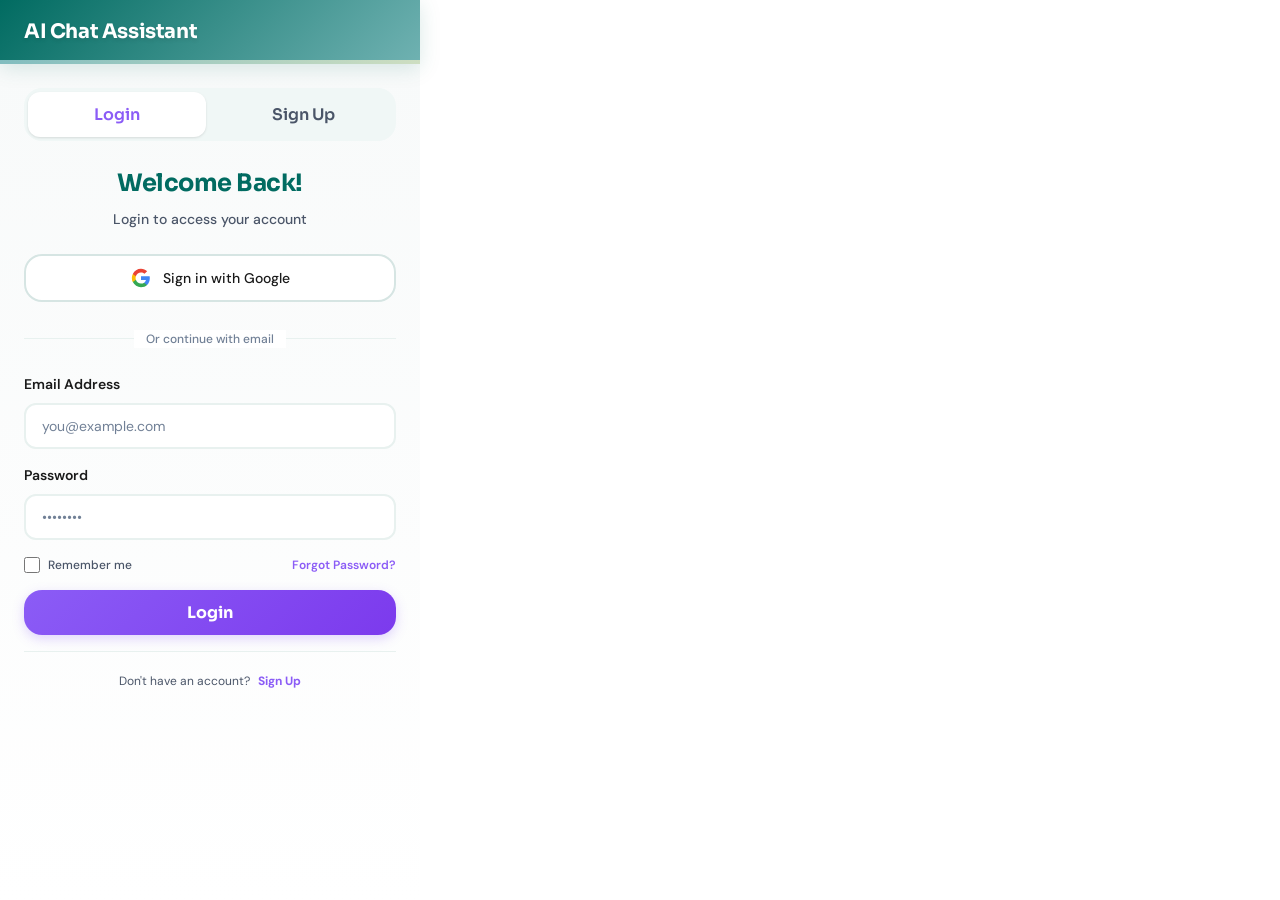
<file: extension/login.html>
<!DOCTYPE html>
<html lang="en">
<head>
  <meta charset="UTF-8">
  <meta name="viewport" content="width=device-width, initial-scale=1.0">
  <meta name="google-client-id" content="265869413628-8a9rlgem2m7p8qlith3d9bel2vkru8vu.apps.googleusercontent.com">
  <title>Login - AI Chat Assistant</title>

  <!-- Google Fonts: Sora for headings, DM Sans for body -->
  <link rel="preconnect" href="https://fonts.googleapis.com">
  <link rel="preconnect" href="https://fonts.gstatic.com" crossorigin>
  <link href="https://fonts.googleapis.com/css2?family=DM+Sans:wght@400;500;700&family=Sora:wght@600;700&display=swap" rel="stylesheet">

  <link rel="stylesheet" href="login.css">
</head>
<body>
  <!-- Side Panel Container -->
  <div class="side-panel">

    <!-- Header -->
    <header class="panel-header">
      <h1 class="panel-title">AI Chat Assistant</h1>
      <div class="header-accent"></div>
    </header>

    <!-- Login Content Area -->
    <main class="login-area">

      <!-- Tab Navigation -->
      <div class="tab-navigation">
        <button class="tab-btn active" id="loginTab" aria-selected="true">Login</button>
        <button class="tab-btn" id="signupTab" aria-selected="false">Sign Up</button>
      </div>

      <!-- Login Form -->
      <div class="form-container" id="loginForm">
        <!-- Welcome Header -->
        <div class="form-header">
          <h1 class="form-title">Welcome Back!</h1>
          <p class="form-subtitle">Login to access your account</p>
        </div>

        <!-- Google Sign In Button -->
        <button class="google-btn" id="googleLoginBtn" type="button">
          <svg class="google-icon" width="20" height="20" viewBox="0 0 24 24">
            <path fill="#4285F4" d="M22.56 12.25c0-.78-.07-1.53-.2-2.25H12v4.26h5.92c-.26 1.37-1.04 2.53-2.21 3.31v2.77h3.57c2.08-1.92 3.28-4.74 3.28-8.09z"/>
            <path fill="#34A853" d="M12 23c2.97 0 5.46-.98 7.28-2.66l-3.57-2.77c-.98.66-2.23 1.06-3.71 1.06-2.86 0-5.29-1.93-6.16-4.53H2.18v2.84C3.99 20.53 7.7 23 12 23z"/>
            <path fill="#FBBC05" d="M5.84 14.09c-.22-.66-.35-1.36-.35-2.09s.13-1.43.35-2.09V7.07H2.18C1.43 8.55 1 10.22 1 12s.43 3.45 1.18 4.93l2.85-2.22.81-.62z"/>
            <path fill="#EA4335" d="M12 5.38c1.62 0 3.06.56 4.21 1.64l3.15-3.15C17.45 2.09 14.97 1 12 1 7.7 1 3.99 3.47 2.18 7.07l3.66 2.84c.87-2.6 3.3-4.53 6.16-4.53z"/>
          </svg>
          Sign in with Google
        </button>

        <!-- Divider -->
        <div class="divider">
          <span class="divider-text">Or continue with email</span>
        </div>

        <!-- Email/Password Form -->
        <form id="loginFormElement" novalidate>
          <!-- Email Field -->
          <div class="form-group">
            <label for="email" class="form-label">Email Address</label>
            <input
              type="email"
              id="email"
              class="form-input"
              placeholder="you@example.com"
              autocomplete="email"
              required
            />
          </div>

          <!-- Password Field -->
          <div class="form-group">
            <label for="password" class="form-label">Password</label>
            <input
              type="password"
              id="password"
              class="form-input"
              placeholder="••••••••"
              autocomplete="current-password"
              required
            />
          </div>

          <!-- Remember Me & Forgot Password -->
          <div class="form-footer">
            <label class="checkbox-container">
              <input type="checkbox" id="rememberMe" />
              <span class="checkbox-label">Remember me</span>
            </label>
            <a href="#" class="forgot-link" id="forgotPassword">Forgot Password?</a>
          </div>

          <!-- Login Button -->
          <button type="submit" class="submit-btn" id="loginBtn">
            Login
          </button>
        </form>

        <!-- Sign Up Link -->
        <div class="switch-form">
          <span class="switch-text">Don't have an account?</span>
          <a href="#" class="switch-link" id="switchToSignup">Sign Up</a>
        </div>
      </div>

      <!-- Sign Up Form (Initially Hidden) -->
      <div class="form-container hidden" id="signupForm">
        <!-- Welcome Header -->
        <div class="form-header">
          <h1 class="form-title">Create Account</h1>
          <p class="form-subtitle">Sign up to get started</p>
        </div>

        <!-- Google Sign Up Button -->
        <button class="google-btn" id="googleSignupBtn" type="button">
          <svg class="google-icon" width="20" height="20" viewBox="0 0 24 24">
            <path fill="#4285F4" d="M22.56 12.25c0-.78-.07-1.53-.2-2.25H12v4.26h5.92c-.26 1.37-1.04 2.53-2.21 3.31v2.77h3.57c2.08-1.92 3.28-4.74 3.28-8.09z"/>
            <path fill="#34A853" d="M12 23c2.97 0 5.46-.98 7.28-2.66l-3.57-2.77c-.98.66-2.23 1.06-3.71 1.06-2.86 0-5.29-1.93-6.16-4.53H2.18v2.84C3.99 20.53 7.7 23 12 23z"/>
            <path fill="#FBBC05" d="M5.84 14.09c-.22-.66-.35-1.36-.35-2.09s.13-1.43.35-2.09V7.07H2.18C1.43 8.55 1 10.22 1 12s.43 3.45 1.18 4.93l2.85-2.22.81-.62z"/>
            <path fill="#EA4335" d="M12 5.38c1.62 0 3.06.56 4.21 1.64l3.15-3.15C17.45 2.09 14.97 1 12 1 7.7 1 3.99 3.47 2.18 7.07l3.66 2.84c.87-2.6 3.3-4.53 6.16-4.53z"/>
          </svg>
          Sign up with Google
        </button>

        <!-- Divider -->
        <div class="divider">
          <span class="divider-text">Or continue with email</span>
        </div>

        <!-- Sign Up Email/Password Form -->
        <form id="signupFormElement" novalidate>
          <!-- Name Field -->
          <div class="form-group">
            <label for="signupName" class="form-label">Full Name</label>
            <input
              type="text"
              id="signupName"
              class="form-input"
              placeholder="John Doe"
              autocomplete="name"
              required
            />
          </div>

          <!-- Email Field -->
          <div class="form-group">
            <label for="signupEmail" class="form-label">Email Address</label>
            <input
              type="email"
              id="signupEmail"
              class="form-input"
              placeholder="you@example.com"
              autocomplete="email"
              required
            />
          </div>

          <!-- Password Field -->
          <div class="form-group">
            <label for="signupPassword" class="form-label">Password</label>
            <input
              type="password"
              id="signupPassword"
              class="form-input"
              placeholder="••••••••"
              autocomplete="new-password"
              required
            />
          </div>

          <!-- Sign Up Button -->
          <button type="submit" class="submit-btn" id="signupBtn">
            Sign Up
          </button>
        </form>

        <!-- Login Link -->
        <div class="switch-form">
          <span class="switch-text">Already have an account?</span>
          <a href="#" class="switch-link" id="switchToLogin">Login</a>
        </div>
      </div>

    </main>

  </div>

  <!-- Toast Notification -->
  <div id="toast" class="toast" role="status" aria-live="polite"></div>

  <script src="login.js"></script>

</body>
</html>
</file>
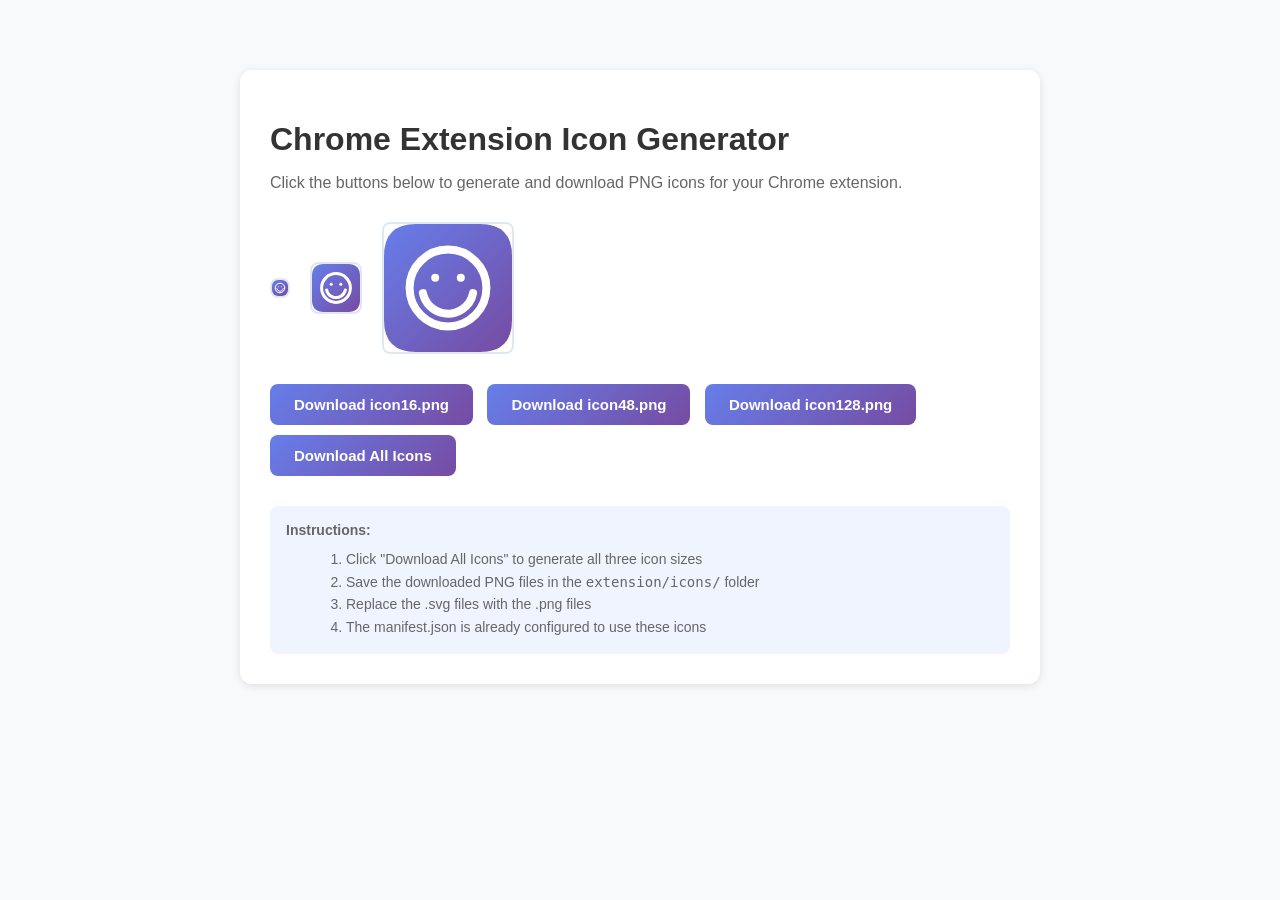
<file: extension/icons/generate-icons.html>
<!DOCTYPE html>
<html lang="en">
<head>
  <meta charset="UTF-8">
  <meta name="viewport" content="width=device-width, initial-scale=1.0">
  <title>Generate Extension Icons</title>
  <style>
    body {
      font-family: -apple-system, BlinkMacSystemFont, 'Segoe UI', sans-serif;
      max-width: 800px;
      margin: 50px auto;
      padding: 20px;
      background: #f8f9fa;
    }
    .container {
      background: white;
      border-radius: 12px;
      padding: 30px;
      box-shadow: 0 2px 8px rgba(0,0,0,0.1);
    }
    h1 {
      color: #333;
      margin-bottom: 10px;
    }
    p {
      color: #666;
      margin-bottom: 30px;
    }
    .preview {
      display: flex;
      gap: 20px;
      margin-bottom: 30px;
      align-items: center;
    }
    canvas {
      border: 2px solid #e1e8ed;
      border-radius: 8px;
    }
    button {
      background: linear-gradient(135deg, #667eea 0%, #764ba2 100%);
      color: white;
      border: none;
      padding: 12px 24px;
      border-radius: 8px;
      font-size: 15px;
      font-weight: 600;
      cursor: pointer;
      margin-right: 10px;
      margin-bottom: 10px;
    }
    button:hover {
      opacity: 0.9;
    }
    .success {
      color: #10b981;
      font-weight: 600;
      margin-top: 20px;
      display: none;
    }
    .info {
      background: #f0f4ff;
      padding: 16px;
      border-radius: 8px;
      margin-top: 20px;
      color: #666;
      font-size: 14px;
    }
  </style>
</head>
<body>
  <div class="container">
    <h1>Chrome Extension Icon Generator</h1>
    <p>Click the buttons below to generate and download PNG icons for your Chrome extension.</p>

    <div class="preview">
      <canvas id="canvas16" width="16" height="16"></canvas>
      <canvas id="canvas48" width="48" height="48"></canvas>
      <canvas id="canvas128" width="128" height="128"></canvas>
    </div>

    <button onclick="generateIcon(16)">Download icon16.png</button>
    <button onclick="generateIcon(48)">Download icon48.png</button>
    <button onclick="generateIcon(128)">Download icon128.png</button>
    <button onclick="generateAll()">Download All Icons</button>

    <div class="success" id="successMessage"></div>

    <div class="info">
      <strong>Instructions:</strong>
      <ol style="margin: 10px 0 0 20px; line-height: 1.6;">
        <li>Click "Download All Icons" to generate all three icon sizes</li>
        <li>Save the downloaded PNG files in the <code>extension/icons/</code> folder</li>
        <li>Replace the .svg files with the .png files</li>
        <li>The manifest.json is already configured to use these icons</li>
      </ol>
    </div>
  </div>

  <script>
    function drawIcon(canvas, size) {
      const ctx = canvas.getContext('2d');
      const cornerRadius = size / 4;

      // Create gradient background
      const gradient = ctx.createLinearGradient(0, 0, size, size);
      gradient.addColorStop(0, '#667eea');
      gradient.addColorStop(1, '#764ba2');

      // Draw rounded rectangle background
      ctx.fillStyle = gradient;
      roundRect(ctx, 0, 0, size, size, cornerRadius);

      // Draw AI face
      ctx.strokeStyle = 'white';
      ctx.fillStyle = 'white';
      ctx.lineWidth = size / 16;
      ctx.lineCap = 'round';

      // Draw circle (head)
      ctx.beginPath();
      ctx.arc(size / 2, size / 2, size * 0.3, 0, Math.PI * 2);
      ctx.stroke();

      // Draw smile
      ctx.beginPath();
      ctx.arc(size / 2, size / 2, size * 0.2, 0.2, Math.PI - 0.2);
      ctx.stroke();

      // Draw eyes
      const eyeRadius = size / 32;
      ctx.beginPath();
      ctx.arc(size * 0.4, size * 0.42, eyeRadius, 0, Math.PI * 2);
      ctx.fill();

      ctx.beginPath();
      ctx.arc(size * 0.6, size * 0.42, eyeRadius, 0, Math.PI * 2);
      ctx.fill();
    }

    function roundRect(ctx, x, y, width, height, radius) {
      ctx.beginPath();
      ctx.moveTo(x + radius, y);
      ctx.lineTo(x + width - radius, y);
      ctx.quadraticCurveTo(x + width, y, x + width, y + radius);
      ctx.lineTo(x + width, y + height - radius);
      ctx.quadraticCurveTo(x + width, y + height, x + width - radius, y + height);
      ctx.lineTo(x + radius, y + height);
      ctx.quadraticCurveTo(x, y + height, x, y + height - radius);
      ctx.lineTo(x, y + radius);
      ctx.quadraticCurveTo(x, y, x + radius, y);
      ctx.closePath();
      ctx.fill();
    }

    function generateIcon(size) {
      const canvas = document.getElementById(`canvas${size}`);
      const dataURL = canvas.toDataURL('image/png');

      const link = document.createElement('a');
      link.download = `icon${size}.png`;
      link.href = dataURL;
      link.click();

      showSuccess(`Downloaded icon${size}.png`);
    }

    function generateAll() {
      setTimeout(() => generateIcon(16), 100);
      setTimeout(() => generateIcon(48), 300);
      setTimeout(() => generateIcon(128), 500);
      showSuccess('All icons downloaded successfully!');
    }

    function showSuccess(message) {
      const successEl = document.getElementById('successMessage');
      successEl.textContent = message;
      successEl.style.display = 'block';
      setTimeout(() => {
        successEl.style.display = 'none';
      }, 3000);
    }

    // Draw icons on page load
    window.onload = function() {
      drawIcon(document.getElementById('canvas16'), 16);
      drawIcon(document.getElementById('canvas48'), 48);
      drawIcon(document.getElementById('canvas128'), 128);
    };
  </script>
</body>
</html>
</file>
<file: extension/login.css>
/* ========================================
   CSS Variables Theme (Same as sidebar.css)
   ======================================== */
:root {
  /* Custom Color Palette - Teal Theme */
  --color-primary: #016B61;        /* Dark Teal */
  --color-primary-dark: #014d46;   /* Darker Teal */
  --color-primary-light: #70B2B2;  /* Medium Teal */
  --color-accent: #9ECFD4;         /* Light Teal */
  --color-accent-light: #C5E5E7;   /* Lighter Teal */
  --color-cream: #E5E9C5;          /* Cream */

  /* Purple accent for login (matching reference) */
  --color-purple: #8B5CF6;         /* Purple for buttons */
  --color-purple-dark: #7C3AED;    /* Darker purple */
  --color-purple-light: #A78BFA;   /* Lighter purple */

  /* Neutral Colors */
  --color-bg-primary: #ffffff;
  --color-bg-secondary: #F8FAFA;
  --color-bg-tertiary: #F0F7F6;
  --color-surface: #ffffff;
  --color-border: #D6E5E3;
  --color-border-light: #E8F1EF;

  /* Text Colors */
  --color-text-primary: #1a1a1a;
  --color-text-secondary: #4a5568;
  --color-text-tertiary: #718096;
  --color-text-inverse: #ffffff;
  --color-text-on-primary: #ffffff;

  /* Typography */
  --font-heading: 'Sora', -apple-system, BlinkMacSystemFont, sans-serif;
  --font-body: 'DM Sans', -apple-system, BlinkMacSystemFont, sans-serif;
  --font-size-xs: 0.75rem;    /* 12px */
  --font-size-sm: 0.875rem;   /* 14px */
  --font-size-base: 1rem;     /* 16px */
  --font-size-lg: 1.125rem;   /* 18px */
  --font-size-xl: 1.25rem;    /* 20px */
  --font-size-2xl: 1.5rem;    /* 24px */
  --font-weight-normal: 400;
  --font-weight-medium: 500;
  --font-weight-semibold: 600;
  --font-weight-bold: 700;

  /* Spacing */
  --spacing-xs: 0.25rem;   /* 4px */
  --spacing-sm: 0.5rem;    /* 8px */
  --spacing-md: 0.75rem;   /* 12px */
  --spacing-lg: 1rem;      /* 16px */
  --spacing-xl: 1.5rem;    /* 24px */
  --spacing-2xl: 2rem;     /* 32px */

  /* Border Radius */
  --radius-sm: 0.5rem;     /* 8px */
  --radius-md: 0.75rem;    /* 12px */
  --radius-lg: 1.125rem;   /* 18px */
  --radius-xl: 1.5rem;     /* 24px */
  --radius-2xl: 2rem;      /* 32px */
  --radius-full: 9999px;

  /* Shadows */
  --shadow-sm: 0 1px 3px 0 rgba(0, 0, 0, 0.08), 0 1px 2px 0 rgba(0, 0, 0, 0.04);
  --shadow-md: 0 4px 12px rgba(1, 107, 97, 0.08), 0 2px 6px rgba(0, 0, 0, 0.04);
  --shadow-lg: 0 8px 24px rgba(1, 107, 97, 0.12), 0 4px 12px rgba(0, 0, 0, 0.06);
  --shadow-xl: 0 16px 40px rgba(1, 107, 97, 0.15), 0 8px 16px rgba(0, 0, 0, 0.08);

  /* Transitions */
  --transition-fast: 150ms ease-in-out;
  --transition-base: 200ms ease-in-out;
  --transition-slow: 300ms ease-in-out;

  /* Z-index */
  --z-header: 100;
  --z-toast: 200;

  /* Layout */
  --panel-width: 420px;
  --header-height: 64px;
}

/* ========================================
   Reset & Base Styles
   ======================================== */
*, *::before, *::after {
  box-sizing: border-box;
  margin: 0;
  padding: 0;
}

html, body {
  height: 100%;
  overflow: hidden;
}

body {
  font-family: var(--font-body);
  font-size: var(--font-size-base);
  font-weight: var(--font-weight-normal);
  color: var(--color-text-primary);
  background-color: var(--color-bg-primary);
  line-height: 1.5;
  -webkit-font-smoothing: antialiased;
  -moz-osx-font-smoothing: grayscale;
}

/* ========================================
   Side Panel Layout (Same as sidebar.css)
   ======================================== */
.side-panel {
  display: flex;
  flex-direction: column;
  height: 100vh;
  width: 100%;
  max-width: var(--panel-width);
  background-color: var(--color-bg-primary);
}

/* ========================================
   Header (Same as sidebar.css)
   ======================================== */
.panel-header {
  position: relative;
  flex-shrink: 0;
  height: var(--header-height);
  padding: var(--spacing-xl) var(--spacing-xl);
  background: linear-gradient(135deg, var(--color-primary) 0%, var(--color-primary-light) 100%);
  color: var(--color-text-on-primary);
  box-shadow: 0 4px 20px rgba(1, 107, 97, 0.15);
  z-index: var(--z-header);
  display: flex;
  align-items: center;
}

.panel-title {
  font-family: var(--font-heading);
  font-size: var(--font-size-xl);
  font-weight: var(--font-weight-bold);
  margin: 0;
  letter-spacing: -0.02em;
  text-shadow: 0 2px 4px rgba(0, 0, 0, 0.1);
}

.header-accent {
  position: absolute;
  bottom: 0;
  left: 0;
  right: 0;
  height: 4px;
  background: linear-gradient(90deg,
    var(--color-accent) 0%,
    var(--color-cream) 50%,
    var(--color-accent) 100%);
  background-size: 200% 100%;
  animation: shimmer 4s ease-in-out infinite;
  opacity: 0.8;
}

@keyframes shimmer {
  0%, 100% { background-position: 0% 50%; }
  50% { background-position: 100% 50%; }
}

/* ========================================
   Login Area (Similar to chat-area)
   ======================================== */
.login-area {
  flex: 1;
  overflow-y: auto;
  overflow-x: hidden;
  padding: var(--spacing-xl) var(--spacing-xl);
  background: linear-gradient(to bottom, var(--color-bg-secondary) 0%, var(--color-surface) 100%);
  display: flex;
  flex-direction: column;
}

/* Custom Scrollbar */
.login-area::-webkit-scrollbar {
  width: 6px;
}

.login-area::-webkit-scrollbar-track {
  background: transparent;
}

.login-area::-webkit-scrollbar-thumb {
  background: var(--color-primary-light);
  border-radius: var(--radius-full);
  transition: background var(--transition-base);
  opacity: 0.6;
}

.login-area::-webkit-scrollbar-thumb:hover {
  background: var(--color-primary);
  opacity: 1;
}

/* ========================================
   Tab Navigation
   ======================================== */
.tab-navigation {
  display: flex;
  gap: var(--spacing-sm);
  margin-bottom: var(--spacing-xl);
  padding: var(--spacing-xs);
  background-color: var(--color-bg-tertiary);
  border-radius: var(--radius-lg);
}

.tab-btn {
  flex: 1;
  padding: var(--spacing-md) var(--spacing-lg);
  font-family: var(--font-heading);
  font-size: var(--font-size-base);
  font-weight: var(--font-weight-semibold);
  color: var(--color-text-secondary);
  background-color: transparent;
  border: none;
  border-radius: var(--radius-md);
  cursor: pointer;
  transition: all var(--transition-base);
  outline: none;
}

.tab-btn:hover {
  color: var(--color-text-primary);
  background-color: var(--color-surface);
}

.tab-btn.active {
  color: var(--color-purple);
  background-color: var(--color-surface);
  box-shadow: var(--shadow-sm);
}

.tab-btn:focus-visible {
  box-shadow: 0 0 0 4px rgba(139, 92, 246, 0.2);
}

/* ========================================
   Form Container
   ======================================== */
.form-container {
  animation: slideIn 0.3s ease-out;
}

.form-container.hidden {
  display: none;
}

@keyframes slideIn {
  from {
    opacity: 0;
    transform: translateY(10px);
  }
  to {
    opacity: 1;
    transform: translateY(0);
  }
}

/* ========================================
   Form Header
   ======================================== */
.form-header {
  text-align: center;
  margin-bottom: var(--spacing-xl);
}

.form-title {
  font-family: var(--font-heading);
  font-size: var(--font-size-2xl);
  font-weight: var(--font-weight-bold);
  color: var(--color-primary);
  margin-bottom: var(--spacing-sm);
  letter-spacing: -0.02em;
}

.form-subtitle {
  font-size: var(--font-size-sm);
  color: var(--color-text-secondary);
  font-weight: var(--font-weight-medium);
}

/* ========================================
   Google Button
   ======================================== */
.google-btn {
  width: 100%;
  display: flex;
  align-items: center;
  justify-content: center;
  gap: var(--spacing-md);
  padding: var(--spacing-md) var(--spacing-lg);
  font-family: var(--font-body);
  font-size: var(--font-size-sm);
  font-weight: var(--font-weight-medium);
  color: var(--color-text-primary);
  background-color: var(--color-surface);
  border: 2px solid var(--color-border);
  border-radius: var(--radius-lg);
  cursor: pointer;
  transition: all var(--transition-base);
  outline: none;
}

.google-btn:hover {
  border-color: var(--color-primary-light);
  box-shadow: var(--shadow-md);
  transform: translateY(-1px);
}

.google-btn:active {
  transform: translateY(0);
}

.google-btn:focus-visible {
  box-shadow: 0 0 0 4px rgba(1, 107, 97, 0.15);
}

.google-icon {
  flex-shrink: 0;
}

/* ========================================
   Divider
   ======================================== */
.divider {
  position: relative;
  text-align: center;
  margin: var(--spacing-xl) 0;
}

.divider::before {
  content: '';
  position: absolute;
  top: 50%;
  left: 0;
  right: 0;
  height: 1px;
  background-color: var(--color-border-light);
}

.divider-text {
  position: relative;
  display: inline-block;
  padding: 0 var(--spacing-md);
  background-color: var(--color-surface);
  color: var(--color-text-tertiary);
  font-size: var(--font-size-xs);
  font-weight: var(--font-weight-medium);
}

/* ========================================
   Form Elements
   ======================================== */
.form-group {
  margin-bottom: var(--spacing-lg);
}

.form-label {
  display: block;
  margin-bottom: var(--spacing-sm);
  font-size: var(--font-size-sm);
  font-weight: var(--font-weight-semibold);
  color: var(--color-text-primary);
}

.form-input {
  width: 100%;
  padding: var(--spacing-md) var(--spacing-lg);
  font-family: var(--font-body);
  font-size: var(--font-size-sm);
  color: var(--color-text-primary);
  background-color: var(--color-surface);
  border: 2px solid var(--color-border-light);
  border-radius: var(--radius-md);
  outline: none;
  transition: all var(--transition-base);
}

.form-input::placeholder {
  color: var(--color-text-tertiary);
}

.form-input:hover {
  border-color: var(--color-border);
}

.form-input:focus {
  border-color: var(--color-primary-light);
  box-shadow: 0 0 0 4px rgba(1, 107, 97, 0.1);
}

.form-input.error {
  border-color: #dc2626;
}

/* ========================================
   Form Footer (Remember Me & Forgot Password)
   ======================================== */
.form-footer {
  display: flex;
  align-items: center;
  justify-content: space-between;
  margin-bottom: var(--spacing-lg);
}

.checkbox-container {
  display: flex;
  align-items: center;
  gap: var(--spacing-sm);
  cursor: pointer;
  user-select: none;
}

.checkbox-container input[type="checkbox"] {
  width: 16px;
  height: 16px;
  cursor: pointer;
  accent-color: var(--color-purple);
}

.checkbox-label {
  font-size: var(--font-size-xs);
  color: var(--color-text-secondary);
  font-weight: var(--font-weight-medium);
}

.forgot-link {
  font-size: var(--font-size-xs);
  color: var(--color-purple);
  font-weight: var(--font-weight-semibold);
  text-decoration: none;
  transition: color var(--transition-base);
}

.forgot-link:hover {
  color: var(--color-purple-dark);
  text-decoration: underline;
}

/* ========================================
   Submit Button
   ======================================== */
.submit-btn {
  width: 100%;
  padding: var(--spacing-md) var(--spacing-xl);
  font-family: var(--font-heading);
  font-size: var(--font-size-base);
  font-weight: var(--font-weight-bold);
  color: var(--color-text-inverse);
  background: linear-gradient(135deg, var(--color-purple) 0%, var(--color-purple-dark) 100%);
  border: none;
  border-radius: var(--radius-lg);
  cursor: pointer;
  transition: all var(--transition-base);
  outline: none;
  box-shadow: 0 4px 12px rgba(139, 92, 246, 0.25);
}

.submit-btn:hover {
  background: linear-gradient(135deg, var(--color-purple-dark) 0%, #6D28D9 100%);
  transform: translateY(-2px);
  box-shadow: 0 6px 16px rgba(139, 92, 246, 0.35);
}

.submit-btn:active {
  transform: translateY(0);
  box-shadow: 0 4px 12px rgba(139, 92, 246, 0.25);
}

.submit-btn:focus-visible {
  box-shadow: 0 0 0 4px rgba(139, 92, 246, 0.3);
}

.submit-btn:disabled {
  opacity: 0.5;
  cursor: not-allowed;
  transform: none;
}

/* ========================================
   Switch Form (Sign Up / Login Links)
   ======================================== */
.switch-form {
  text-align: center;
  margin-top: var(--spacing-lg);
  padding-top: var(--spacing-lg);
  border-top: 1px solid var(--color-border-light);
}

.switch-text {
  font-size: var(--font-size-xs);
  color: var(--color-text-secondary);
  margin-right: var(--spacing-xs);
}

.switch-link {
  font-size: var(--font-size-xs);
  color: var(--color-purple);
  font-weight: var(--font-weight-bold);
  text-decoration: none;
  transition: color var(--transition-base);
}

.switch-link:hover {
  color: var(--color-purple-dark);
  text-decoration: underline;
}

/* ========================================
   Toast Notification
   ======================================== */
.toast {
  position: fixed;
  top: var(--spacing-xl);
  right: var(--spacing-xl);
  padding: var(--spacing-md) var(--spacing-lg);
  background-color: var(--color-primary);
  color: var(--color-text-inverse);
  border-radius: var(--radius-lg);
  box-shadow: var(--shadow-xl);
  font-size: var(--font-size-sm);
  font-weight: var(--font-weight-semibold);
  opacity: 0;
  pointer-events: none;
  transform: translateX(400px);
  transition: all 0.4s cubic-bezier(0.16, 1, 0.3, 1);
  z-index: var(--z-toast);
  max-width: 320px;
}

.toast.show {
  opacity: 1;
  pointer-events: auto;
  transform: translateX(0);
}

.toast.success {
  background: linear-gradient(135deg, #059669 0%, #047857 100%);
}

.toast.error {
  background: linear-gradient(135deg, #dc2626 0%, #b91c1c 100%);
}

.toast.warning {
  background: linear-gradient(135deg, #d97706 0%, #b45309 100%);
}

.toast.info {
  background: linear-gradient(135deg, var(--color-primary) 0%, var(--color-primary-light) 100%);
}

/* ========================================
   Responsive Design
   ======================================== */
@media (max-width: 400px) {
  .panel-header {
    padding: var(--spacing-md) var(--spacing-lg);
  }

  .login-area {
    padding: var(--spacing-lg);
  }

  .panel-title {
    font-size: var(--font-size-lg);
  }

  .form-title {
    font-size: var(--font-size-xl);
  }

  .toast {
    top: auto;
    bottom: var(--spacing-xl);
    right: var(--spacing-lg);
    left: var(--spacing-lg);
    max-width: none;
    transform: translateY(200px);
  }

  .toast.show {
    transform: translateY(0);
  }
}

/* ========================================
   Accessibility
   ======================================== */
*:focus-visible {
  outline: 2px solid var(--color-primary);
  outline-offset: 2px;
}

.sr-only {
  position: absolute;
  width: 1px;
  height: 1px;
  padding: 0;
  margin: -1px;
  overflow: hidden;
  clip: rect(0, 0, 0, 0);
  white-space: nowrap;
  border-width: 0;
}

/* ========================================
   Animations for Form Validation
   ======================================== */
@keyframes shake {
  0%, 100% { transform: translateX(0); }
  10%, 30%, 50%, 70%, 90% { transform: translateX(-4px); }
  20%, 40%, 60%, 80% { transform: translateX(4px); }
}

.form-input.shake {
  animation: shake 0.4s ease-in-out;
}

/* ========================================
   Google Sign-In Button Styling
   ======================================== */
.g_id_signin {
  margin-bottom: var(--spacing-md) !important;
  width: 100% !important;
  display: flex !important;
  justify-content: center !important;
}

.g_id_signin iframe {
  width: 100% !important;
  max-width: 340px !important;
}
</file>
